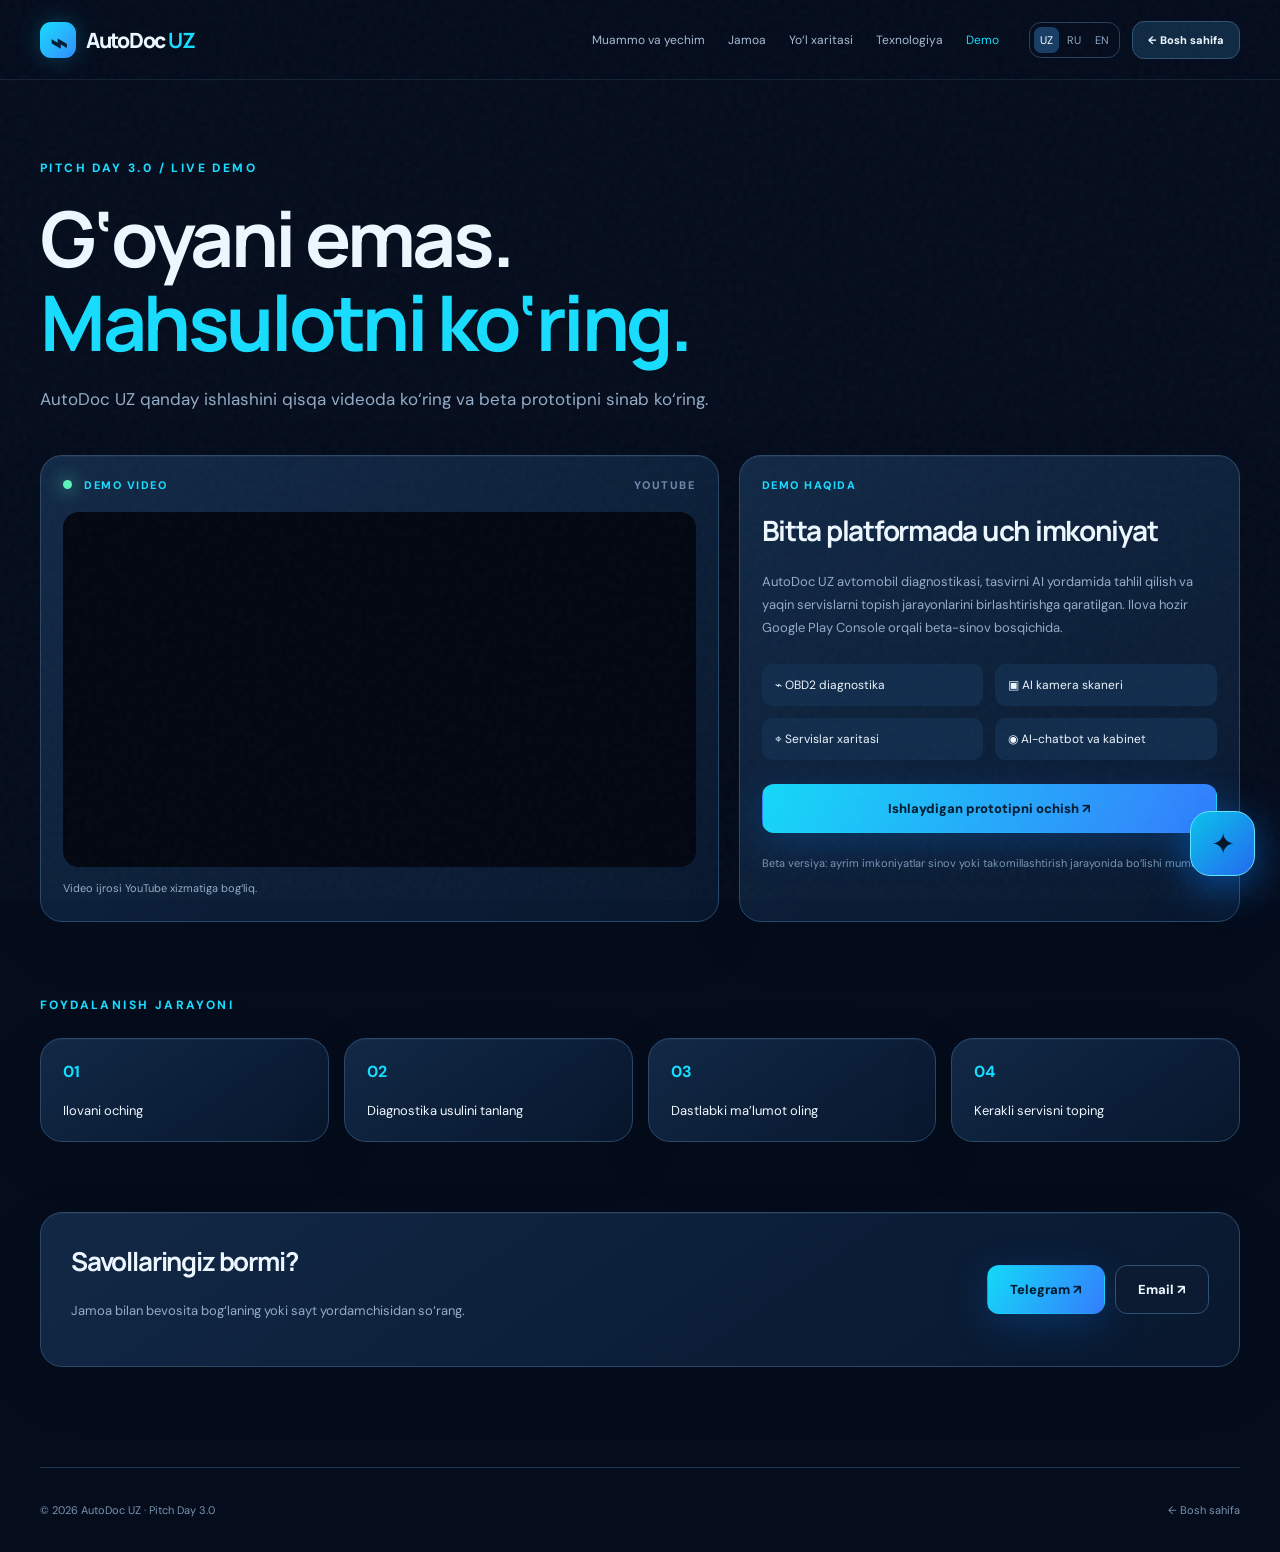
<file: demo/index.html>
<!doctype html><html lang="uz"><head><meta charset="utf-8"><meta name="viewport" content="width=device-width,initial-scale=1"><meta name="theme-color" content="#061126"><meta name="description" content="AutoDoc UZ Pitch Day 3.0 demo-video va ishlaydigan beta prototip."><title>Demo — AutoDoc UZ</title><link rel="icon" href="../assets/favicon.svg" type="image/svg+xml"><link rel="stylesheet" href="../assets/style.css"></head><body data-page="demo"><div class="noise"></div><header class="nav"><a class="brand" href="../"><span class="brandmark">⌁</span><span>AutoDoc <b>UZ</b></span></a><nav class="navlinks" id="navlinks"><a href="../#problem" data-i18n="navProblem">Muammo va yechim</a><a href="../#team" data-i18n="navTeam">Jamoa</a><a href="../#roadmap" data-i18n="navRoadmap">Yo‘l xaritasi</a><a href="../#execution" data-i18n="navTech">Texnologiya</a><a href="./" class="selected" data-i18n="navDemo">Demo</a></nav><div class="navright"><div class="lang"><button data-lang="uz" class="active">UZ</button><button data-lang="ru">RU</button><button data-lang="en">EN</button></div><button id="menu" class="menu" aria-label="Menu">☰</button><a class="btn btn-small" href="../" data-i18n="backHome">← Bosh sahifa</a></div></header><main class="demo-main wrap"><div class="tag">PITCH DAY 3.0 / LIVE DEMO</div><h1 data-i18n-html="demoTitle">G‘oyani emas.<br><em>Mahsulotni ko‘ring.</em></h1><p class="lead demo-intro" data-i18n="demoIntro">AutoDoc UZ qanday ishlashini qisqa videoda ko‘ring va beta prototipni sinab ko‘ring.</p><div class="demo-grid"><section class="glass video-panel"><div class="panel-label"><span class="live-dot"></span><span data-i18n="videoLabel">DEMO VIDEO</span><span class="panel-right">YOUTUBE</span></div><div class="video-frame"><iframe src="https://www.youtube-nocookie.com/embed/x-bIdOhhHjk?rel=0" title="AutoDoc UZ demo video" loading="lazy" allow="accelerometer; autoplay; clipboard-write; encrypted-media; gyroscope; picture-in-picture; web-share" referrerpolicy="strict-origin-when-cross-origin" allowfullscreen></iframe></div><p class="video-hint" data-i18n="videoHint">Video ijrosi YouTube xizmatiga bog‘liq.</p></section><aside class="glass demo-side"><div class="panel-label" data-i18n="aboutDemo">DEMO HAQIDA</div><h2 data-i18n="demoSideTitle">Bitta platformada uch imkoniyat</h2><p data-i18n="demoSideDesc">AutoDoc UZ avtomobil diagnostikasi, tasvirni AI yordamida tahlil qilish va yaqin servislarni topish jarayonlarini birlashtirishga qaratilgan. Ilova hozir Google Play Console orqali beta-sinov bosqichida.</p><div class="demo-features"><span>⌁ <span data-i18n="demoF1">OBD2 diagnostika</span></span><span>▣ <span data-i18n="demoF2">AI kamera skaneri</span></span><span>⌖ <span data-i18n="demoF3">Servislar xaritasi</span></span><span>◉ <span data-i18n="demoF4">AI-chatbot va kabinet</span></span></div><a class="btn primary full" href="https://autodoc.infinityfree.me" target="_blank" rel="noopener noreferrer" data-i18n="openPrototype">Ishlaydigan prototipni ochish ↗</a><small class="disclaimer" data-i18n="betaNote">Beta versiya: ayrim imkoniyatlar sinov yoki takomillashtirish jarayonida bo‘lishi mumkin.</small></aside></div><section class="demo-next"><div class="tag" data-i18n="demoFlowTag">FOYDALANISH JARAYONI</div><div class="demo-steps"><div class="glass"><b>01</b><span data-i18n="demoStep1">Ilovani oching</span></div><div class="glass"><b>02</b><span data-i18n="demoStep2">Diagnostika usulini tanlang</span></div><div class="glass"><b>03</b><span data-i18n="demoStep3">Dastlabki ma’lumot oling</span></div><div class="glass"><b>04</b><span data-i18n="demoStep4">Kerakli servisni toping</span></div></div></section><section class="demo-contact glass"><div><h2 data-i18n="questions">Savollaringiz bormi?</h2><p data-i18n="questionsDesc">Jamoa bilan bevosita bog‘laning yoki sayt yordamchisidan so‘rang.</p></div><div><a href="https://t.me/pilot_cik" target="_blank" rel="noopener noreferrer" class="btn primary">Telegram ↗</a><a href="mailto:pilotmoydinov005@gmail.com" class="btn ghost">Email ↗</a></div></section></main><footer class="footer wrap"><span>© <span id="year"></span> AutoDoc UZ · Pitch Day 3.0</span><a href="../" data-i18n="backHome">← Bosh sahifa</a></footer><div id="chat-root"></div><script src="../assets/app.js"></script></body></html>
</file>
<file: assets/style.css>
@import url('https://fonts.googleapis.com/css2?family=DM+Sans:wght@400;500;600;700;800&family=Manrope:wght@400;500;600;700;800&display=swap');
:root{--bg:#050d1d;--bg2:#09152c;--panel:#0b1c35;--line:#254261;--text:#edf7ff;--muted:#94acc7;--cyan:#17ddff;--blue:#328cff;--green:#5bf3bb;--radius:22px}*{box-sizing:border-box}html{scroll-behavior:smooth}body{margin:0;background:var(--bg);color:var(--text);font-family:'DM Sans',sans-serif;overflow-x:hidden}a{color:inherit;text-decoration:none}button{font:inherit;cursor:pointer}h1,h2,h3,p{margin-top:0}h1,h2,h3{font-family:Manrope,sans-serif;letter-spacing:-.045em}p{line-height:1.75;color:var(--muted)}em{font-style:normal;color:var(--cyan)}.wrap{width:min(1220px,calc(100% - 80px));margin-inline:auto}.noise{pointer-events:none;position:fixed;inset:0;opacity:.08;z-index:100;background-image:url("data:image/svg+xml,%3Csvg viewBox='0 0 180 180' xmlns='http://www.w3.org/2000/svg'%3E%3Cfilter id='n'%3E%3CfeTurbulence type='fractalNoise' baseFrequency='.85' numOctaves='3' stitchTiles='stitch'/%3E%3C/filter%3E%3Crect width='100%25' height='100%25' filter='url(%23n)' opacity='.4'/%3E%3C/svg%3E")}.nav{height:80px;position:sticky;top:0;z-index:90;display:flex;align-items:center;gap:30px;padding:0 max(40px,calc((100vw - 1220px)/2));background:rgba(5,13,29,.85);border-bottom:1px solid rgba(112,184,245,.12);backdrop-filter:blur(22px)}.brand{font-family:Manrope;font-weight:800;font-size:21px;white-space:nowrap;display:flex;align-items:center;gap:10px;letter-spacing:-.06em}.brand b{color:var(--cyan)}.brandmark{width:36px;height:36px;border-radius:11px;display:grid;place-items:center;color:#001c35;font-size:29px;background:linear-gradient(135deg,var(--cyan),var(--blue));box-shadow:0 0 25px #00cfff40}.navlinks{display:flex;align-items:center;gap:23px;margin-left:auto}.navlinks a{font-size:12px;color:#a7bdd4;white-space:nowrap;transition:.2s}.navlinks a:hover,.navlinks a.selected{color:var(--cyan)}.navright{display:flex;gap:12px;align-items:center}.lang{display:flex;gap:2px;padding:4px;border:1px solid #28405a;border-radius:12px}.lang button{border:0;background:transparent;color:#8da8c5;font-size:11px;padding:6px;border-radius:7px}.lang button.active{background:#173d65;color:white}.btn{display:inline-flex;justify-content:center;align-items:center;gap:12px;padding:15px 22px;border-radius:12px;border:1px solid #2d5376;font-size:13px;font-weight:800;transition:transform .2s,box-shadow .2s;white-space:nowrap}.btn:hover{transform:translateY(-3px)}.btn-small{padding:11px 15px;font-size:11px;background:#102943}.btn.primary{background:linear-gradient(120deg,#14d9f8,#347dfd);color:#00192d;border-color:transparent;box-shadow:0 10px 40px #0873ee44}.btn.ghost{background:#0c1b31}.menu{display:none;background:none;color:white;border:0;font-size:25px}.hero{min-height:690px;display:grid;grid-template-columns:1fr 1.05fr;align-items:center;position:relative;gap:10px;padding-top:60px;padding-bottom:70px}.hero:before{content:'';position:absolute;width:650px;height:650px;right:-250px;top:0;background:radial-gradient(circle,#08559a55,transparent 68%);pointer-events:none}.eyebrow,.tag{font-size:12px;font-weight:800;letter-spacing:.2em;color:var(--cyan)}.eyebrow{display:flex;align-items:center;gap:12px}.divider{color:#41607c}.live-dot{display:inline-block;width:9px;height:9px;background:var(--green);border-radius:50%;box-shadow:0 0 18px var(--green);animation:pulse 2s infinite}.hero h1{font-size:clamp(46px,5.3vw,80px);line-height:1.08;margin:26px 0}.hero-desc{max-width:480px;font-size:17px}.actions{display:flex;gap:12px;flex-wrap:wrap;margin:30px 0 54px}.hero-facts{display:flex;gap:32px}.hero-facts span{display:flex;flex-direction:column;gap:4px}.hero-facts strong{font:800 24px Manrope;color:white}.hero-facts small{color:var(--muted);font-size:11px}.hero-visual{height:540px;position:relative;display:grid;place-items:center}.orb{position:absolute;border-radius:50%;filter:blur(60px)}.orb1{width:270px;height:270px;background:#096af688;right:30px;top:40px}.orb2{width:220px;height:220px;background:#00e5ff55;left:70px;bottom:80px}.halo{width:480px;height:480px;border-radius:50%;border:1px solid #36b8f944;box-shadow:0 0 0 35px #00cfff08,0 0 0 80px #00cfff06,inset 0 0 60px #008cff1e;position:absolute}.car-art{width:110%;position:relative;filter:drop-shadow(0 35px 40px #000a)}.car-art svg{width:100%}.float-card{position:absolute;display:flex;align-items:center;gap:12px;padding:13px 17px;border-radius:14px;background:#0c213de8;border:1px solid #3899c77a;box-shadow:0 12px 40px #0007;backdrop-filter:blur(10px);animation:float 5s ease-in-out infinite}.float-card b{display:block;font-size:14px}.float-card small{font-size:10px;color:#b0c5da}.ficon{font-size:26px;color:var(--cyan)}.fc1{top:80px;left:10px}.fc2{top:170px;right:-5px;animation-delay:1s}.fc3{bottom:65px;left:80px;animation-delay:2s}.status{color:var(--green)}.visual-caption{position:absolute;bottom:10px;right:30px;font-size:10px;letter-spacing:.2em;color:#7ca5cc}.section{padding-top:110px;padding-bottom:110px;scroll-margin-top:75px}.section-alt{background:linear-gradient(180deg,#0a1730,#071225)}.section-top{max-width:850px;margin-bottom:42px}.section h2{font-size:clamp(35px,4vw,60px);line-height:1.16;margin:20px 0}.section-top p{font-size:16px;max-width:700px}.glass{background:linear-gradient(145deg,rgba(20,46,78,.83),rgba(8,24,47,.88));border:1px solid #2a496a;border-radius:var(--radius);box-shadow:inset 0 1px #ffffff0b,0 18px 55px #0002}.problem-grid,.feature-grid{display:grid;grid-template-columns:repeat(3,1fr);gap:17px}.problem-card{min-height:245px;padding:27px;position:relative;overflow:hidden}.problem-card:after{content:'';position:absolute;width:160px;height:160px;background:#0578d522;filter:blur(35px);right:-80px;top:-80px}.index{font-size:12px;color:#6b90b6}.icon{font-size:40px;display:block;margin:15px 0;color:var(--cyan)}.problem-card h3,.feature h3{font-size:21px;margin:12px 0}.problem-card p,.feature p{font-size:13px}.solution-line{display:flex;align-items:center;justify-content:center;gap:22px;margin:45px 0;font-size:20px}.solution-pill{padding:12px 20px;background:#0a8fe2;border-radius:12px;font-weight:800}.solution-arrow{font-size:30px;color:var(--cyan)}.feature{padding:26px;min-height:230px}.feature-num{font-size:11px;letter-spacing:.14em;color:var(--cyan)}.feature-icon{font-size:44px;margin:16px 0;color:#69eaff}.disclaimer{font-size:11px;color:#7995b2;margin-top:22px}.team-grid{display:grid;grid-template-columns:repeat(4,1fr);gap:18px}.team-card{overflow:hidden;padding:16px 16px 24px}.team-card img{width:100%;aspect-ratio:1.1;object-fit:contain;border-radius:14px;background:radial-gradient(circle,#1a5b88,#07172e)}.role{font-size:10px;letter-spacing:.12em;color:var(--cyan);margin:20px 0 8px;font-weight:800}.team-card h3{font-size:18px;letter-spacing:-.035em;margin-bottom:10px}.team-card p{font-size:12px;line-height:1.65;margin-bottom:0}.split{display:grid;grid-template-columns:1fr 1fr;gap:70px;align-items:center}.lead{font-size:17px}.text-link{color:var(--cyan);font-weight:800;font-size:14px}.proof-grid{display:grid;grid-template-columns:1fr 1fr;gap:15px}.proof{min-height:175px;padding:25px;display:flex;flex-direction:column;gap:15px}.proof>span{font-size:13px;color:var(--cyan)}.proof b{font-size:17px}.proof small{color:var(--muted);font-size:12px}.roadmap{display:grid;grid-template-columns:repeat(4,1fr);gap:18px;margin-top:70px}.roadstep{position:relative;border-top:2px solid #35516f;padding:38px 12px 20px}.roadpoint{position:absolute;top:-22px;left:10px;width:40px;height:40px;display:grid;place-items:center;border:1px solid #426386;border-radius:50%;background:#0a1b35;color:#8ba6bf}.roadstep.done .roadpoint{background:#083e4a;color:var(--green);border-color:var(--green)}.roadstep.active .roadpoint{background:#1155ac;color:white;border-color:var(--cyan);box-shadow:0 0 22px #13ccff77}.roadstep small{color:var(--cyan)}.roadstep h3{font-size:21px;margin:14px 0}.roadstep p{font-size:13px;min-height:58px}.roadstatus{display:inline-block;padding:7px 10px;border:1px solid #32516e;border-radius:20px;font-size:10px;color:#a5c0d9}.roadstep.active .roadstatus{color:var(--cyan);border-color:var(--cyan)}.execution-grid{display:grid;grid-template-columns:repeat(4,1fr);gap:15px}.exec-card{padding:25px;min-height:245px}.exec-card>span{color:var(--cyan);font-weight:800}.exec-card h3{font-size:18px;margin:30px 0 10px}.exec-card p{font-size:12px}.techbar{padding:25px;margin-top:18px;display:flex;gap:30px;align-items:center}.techbar>span{font-size:12px;color:var(--cyan);font-weight:800;white-space:nowrap}.techchips{display:flex;gap:9px;flex-wrap:wrap}.techchips span{font-size:11px;border:1px solid #315574;padding:8px 12px;border-radius:30px;color:#c9e5fa}.invest{background:radial-gradient(ellipse at 75% 50%,#075e9a55,transparent 60%),linear-gradient(110deg,#061326,#0c2145)}.invest-inner{display:grid;grid-template-columns:1fr 1fr;align-items:center;gap:50px}.invest-inner p{max-width:560px}.invest-amount{border:1px solid #287db6;background:#0a2446aa;border-radius:25px;padding:55px 25px;text-align:center;box-shadow:0 0 80px #00bfff16}.invest-amount small{display:block;letter-spacing:.17em;color:#9cceec}.invest-amount strong{font:800 clamp(45px,6vw,85px) Manrope;color:var(--cyan);display:block;margin:10px 0}.invest-amount span{color:#bbd2e5;font-size:12px}.contact{text-align:center}.contact-links{display:flex;justify-content:center;gap:16px;flex-wrap:wrap;margin-top:45px}.contact-links a{padding:15px 18px;border:1px solid #35536f;border-radius:12px;font-size:13px}.contact-links a:hover{color:var(--cyan)}.footer{border-top:1px solid #233951;min-height:85px;display:flex;align-items:center;justify-content:space-between;gap:15px;color:#7894b0;font-size:11px}.demo-main{padding-top:80px;padding-bottom:100px}.demo-main h1{font-size:clamp(44px,6vw,82px);line-height:1.1;margin:20px 0}.demo-intro{max-width:700px}.demo-grid{display:grid;grid-template-columns:1.15fr .85fr;gap:20px;margin-top:40px}.video-panel,.demo-side{padding:22px}.panel-label{font-size:11px;color:var(--cyan);font-weight:800;letter-spacing:.14em;display:flex;gap:12px;align-items:center;margin-bottom:20px}.panel-right{margin-left:auto;color:#6c88a8}.video-frame{aspect-ratio:16/9;border-radius:16px;overflow:hidden;background:#020711;display:flex;justify-content:center}.video-frame iframe{height:100%;width:100%;border:0}.video-hint{font-size:11px;margin:12px 0 0}.demo-side h2{font-size:28px;line-height:1.3}.demo-side p{font-size:13px}.demo-features{display:grid;grid-template-columns:1fr 1fr;gap:12px;margin:24px 0}.demo-features>span{font-size:12px;background:#112c4c;border-radius:10px;padding:13px}.full{width:100%}.demo-side .disclaimer{display:block;line-height:1.6}.demo-next{padding-top:75px}.demo-steps{display:grid;grid-template-columns:repeat(4,1fr);gap:15px;margin-top:25px}.demo-steps>div{padding:22px;display:flex;flex-direction:column;gap:20px}.demo-steps b{color:var(--cyan)}.demo-steps span{font-size:13px}.demo-contact{margin-top:70px;padding:30px;display:flex;justify-content:space-between;gap:25px;align-items:center}.demo-contact h2{font-size:26px}.demo-contact p{font-size:13px}.demo-contact>div:last-child{display:flex;gap:10px}.chat-toggle{position:fixed;right:25px;bottom:24px;width:65px;height:65px;border-radius:20px;border:1px solid #62e5ff;background:linear-gradient(135deg,#08c4ec,#2367ef);color:#02172c;font-size:29px;box-shadow:0 10px 40px #007aff88;z-index:95}.chat-box{position:fixed;bottom:101px;right:25px;width:min(385px,calc(100vw - 30px));height:510px;max-height:calc(100vh - 125px);background:#07162c;border:1px solid #3679a9;border-radius:22px;z-index:95;display:flex;flex-direction:column;box-shadow:0 20px 90px #000c;overflow:hidden}.chat-box[hidden]{display:none}.chat-head{padding:17px;background:#0d2b4b;display:flex;align-items:center;justify-content:space-between}.chat-head b{font-size:15px}.chat-head small{display:block;color:var(--green);font-size:11px;margin-top:4px}.chat-close{border:0;background:transparent;color:white;font-size:25px}.chat-messages{flex:1;overflow-y:auto;padding:18px;display:flex;flex-direction:column;gap:13px}.bubble{padding:12px 15px;border-radius:15px;max-width:90%;font-size:13px;line-height:1.6;white-space:pre-wrap}.bubble.bot{align-self:flex-start;background:#183352;color:#dceeff}.bubble.user{align-self:flex-end;background:#096bba;color:white}.chat-suggestions{display:flex;gap:7px;flex-wrap:wrap;padding:0 12px 10px}.chat-suggestions button{font-size:11px;padding:8px;border:1px solid #38638b;border-radius:20px;background:#102d4c;color:#b9d9ef}.chat-form{display:flex;border-top:1px solid #2d4b69;padding:10px;gap:8px}.chat-form input{flex:1;min-width:0;border:0;background:#0f2b4a;border-radius:10px;padding:13px;color:white;outline:none}.chat-form button{border:0;background:var(--cyan);color:#032238;border-radius:10px;padding:0 14px;font-weight:800}.reveal{opacity:0;transform:translateY(25px);transition:opacity .7s,transform .7s}.reveal.visible{opacity:1;transform:none}@keyframes float{50%{transform:translateY(-10px)}}@keyframes pulse{50%{opacity:.4}}@media(max-width:1100px){.nav{padding:0 25px}.navlinks{gap:12px}.navlinks a{font-size:11px}.hero{grid-template-columns:1fr 1fr}.hero-visual{height:450px}.team-grid{grid-template-columns:repeat(2,1fr)}.execution-grid{grid-template-columns:repeat(2,1fr)}}@media(max-width:800px){.wrap{width:calc(100% - 36px)}.nav{height:70px;padding:0 18px}.navlinks{display:none;position:absolute;top:70px;left:0;right:0;padding:20px;background:#07172e;border-bottom:1px solid #2c5274;flex-direction:column;align-items:stretch}.navlinks.open{display:flex}.navlinks a{padding:10px;font-size:14px}.navright{margin-left:auto}.navright>.btn{display:none}.menu{display:block}.hero{grid-template-columns:1fr;min-height:unset;padding-top:70px}.hero h1{font-size:clamp(44px,10vw,70px)}.hero-visual{height:400px}.car-art{width:100%}.halo{width:310px;height:310px}.fc1{top:20px}.fc2{top:90px;right:0}.fc3{bottom:20px;left:15px}.section{padding-top:75px;padding-bottom:75px}.problem-grid,.feature-grid{grid-template-columns:1fr}.problem-card{min-height:180px}.solution-line{flex-wrap:wrap;font-size:16px;text-align:center}.split,.invest-inner,.demo-grid{grid-template-columns:1fr}.roadmap{grid-template-columns:repeat(2,1fr);row-gap:35px}.demo-steps{grid-template-columns:repeat(2,1fr)}.techbar{flex-direction:column;align-items:flex-start}.demo-contact{flex-direction:column;align-items:flex-start}.footer{flex-wrap:wrap;padding-top:20px;padding-bottom:20px}.invest-amount{padding:35px 20px}}@media(max-width:480px){.hero-facts{gap:15px}.hero-facts strong{font-size:18px}.hero-facts small{font-size:9px}.hero-visual{height:320px}.float-card{padding:8px}.ficon{font-size:18px}.fc2{right:-8px}.fc3{bottom:0}.team-grid,.proof-grid,.execution-grid{grid-template-columns:1fr}.roadmap{grid-template-columns:1fr}.lang button{padding:5px}.brand{font-size:18px}.demo-steps{grid-template-columns:1fr}.demo-contact>div:last-child{flex-wrap:wrap}.chat-toggle{right:15px;bottom:15px}.chat-box{right:15px;bottom:90px}}@media(prefers-reduced-motion:reduce){*,*:before,*:after{animation:none!important;scroll-behavior:auto!important;transition:none!important}.reveal{opacity:1;transform:none}}
</file>
